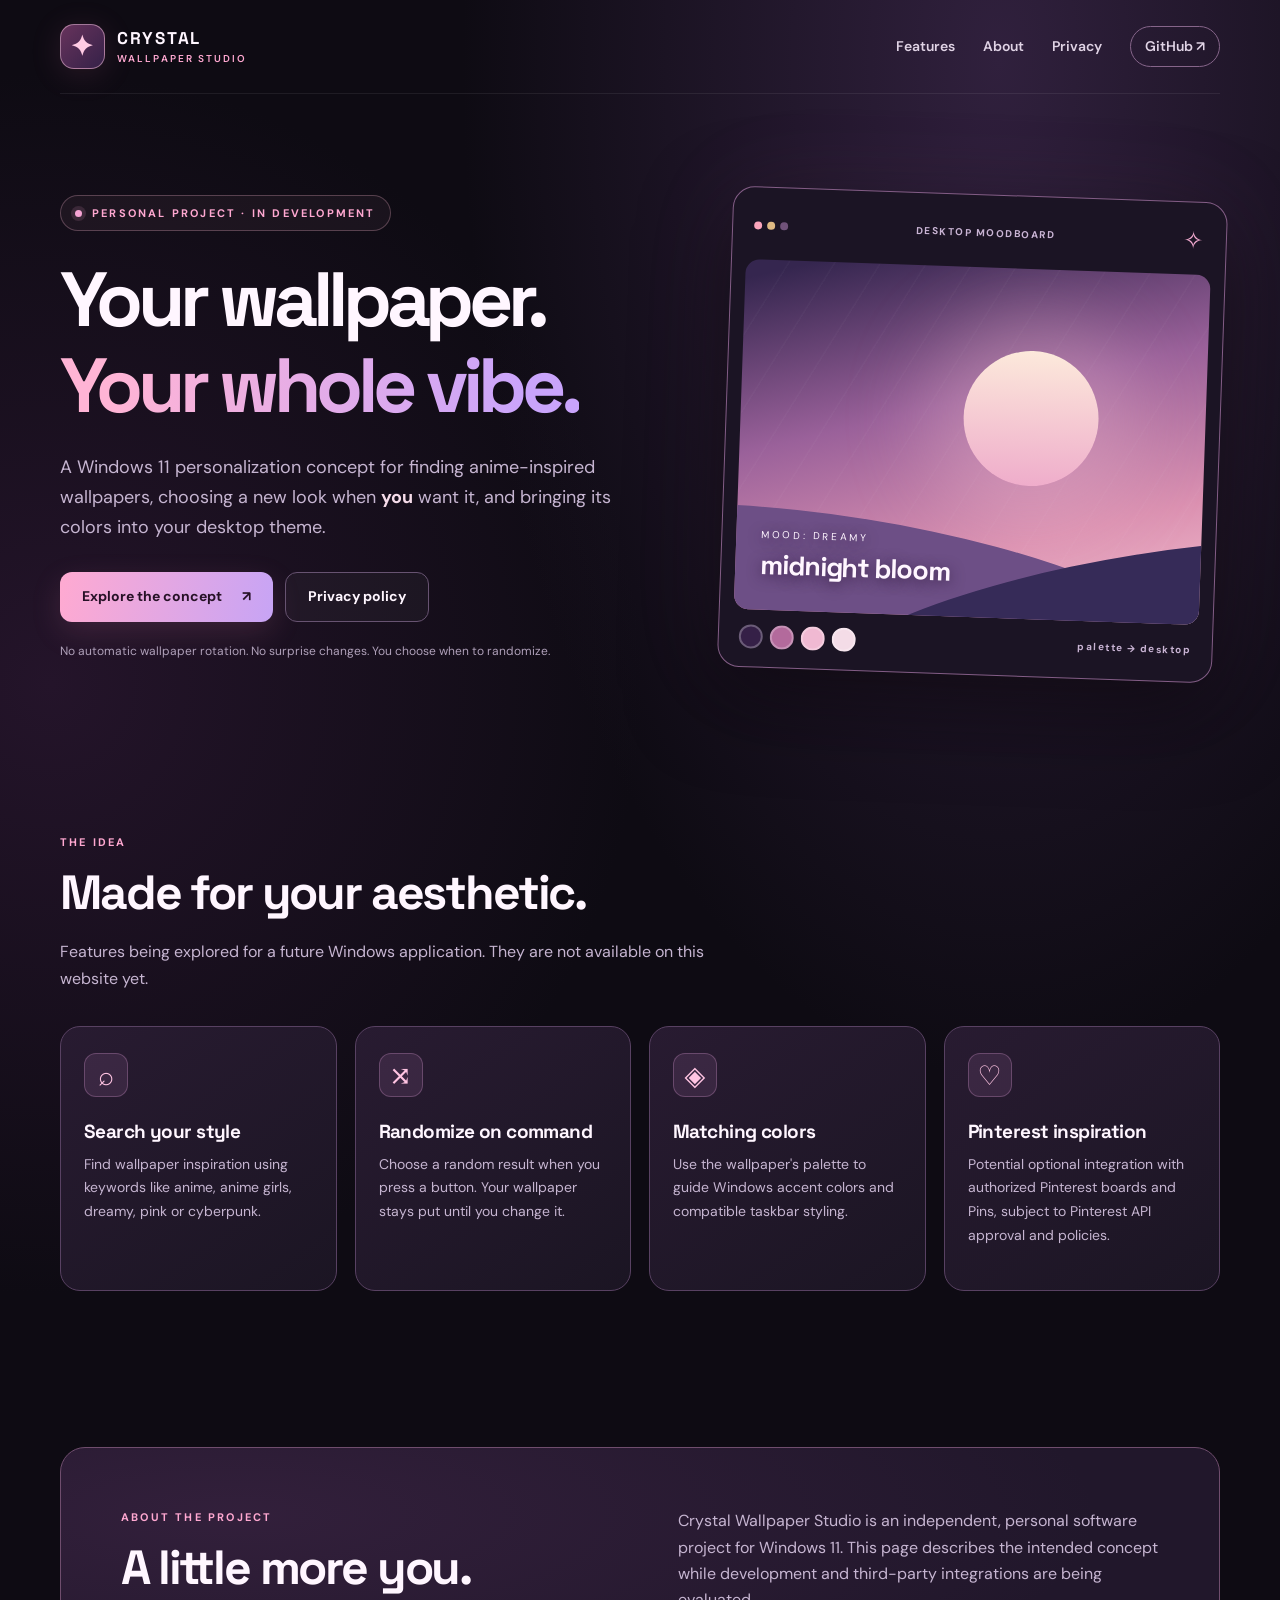
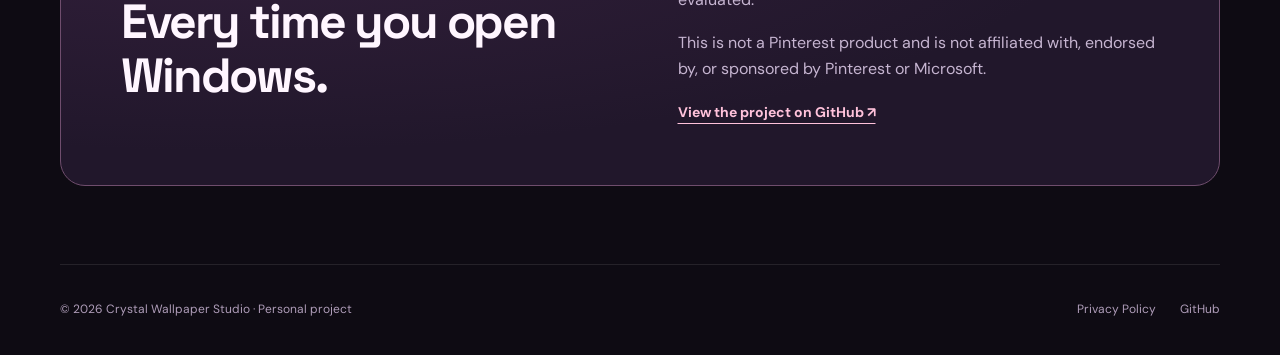
<file: index.html>
<!doctype html>
<html lang="en">
<head>
  <meta charset="utf-8">
  <meta name="viewport" content="width=device-width,initial-scale=1">
  <meta name="theme-color" content="#160b1d">
  <meta name="description" content="Crystal Wallpaper Studio is a personal Windows 11 wallpaper and color-theme project. Explore the concept and read its privacy policy.">
  <title>Crystal Wallpaper Studio — Windows, reimagined</title>
  <link rel="stylesheet" href="style.css">
</head>
<body>
  <a class="skip-link" href="#main">Skip to content</a>
  <div class="site-shell">
    <header class="topbar wrap">
      <a class="brand" href="./" aria-label="Crystal Wallpaper Studio home"><span class="brand-mark" aria-hidden="true">✦</span><span>CRYSTAL<span class="brand-sub">WALLPAPER STUDIO</span></span></a>
      <nav aria-label="Main navigation"><a href="#features">Features</a><a href="#about">About</a><a href="privacy.html">Privacy</a><a class="nav-source" href="https://github.com/y2kbeatzz-dot/Crystal-Wallpaper-Studio" target="_blank" rel="noopener noreferrer">GitHub ↗</a></nav>
    </header>
    <main id="main">
      <section class="hero wrap" aria-labelledby="headline">
        <div class="hero-copy">
          <div class="eyebrow"><span class="status-dot" aria-hidden="true"></span> PERSONAL PROJECT · IN DEVELOPMENT</div>
          <h1 id="headline">Your wallpaper.<br><em>Your whole vibe.</em></h1>
          <p class="lead">A Windows 11 personalization concept for finding anime-inspired wallpapers, choosing a new look when <strong>you</strong> want it, and bringing its colors into your desktop theme.</p>
          <div class="actions"><a class="button primary" href="#features">Explore the concept <span aria-hidden="true">↗</span></a><a class="button secondary" href="privacy.html">Privacy policy</a></div>
          <p class="hero-note">No automatic wallpaper rotation. No surprise changes. You choose when to randomize.</p>
        </div>
        <div class="preview" aria-label="Illustration of a pastel wallpaper and matching desktop color swatches">
          <div class="preview-header"><div class="window-dots" aria-hidden="true"><i></i><i></i><i></i></div><span>DESKTOP MOODBOARD</span><span class="preview-star" aria-hidden="true">✧</span></div>
          <div class="art" aria-hidden="true">
            <div class="sun"></div><div class="hill hill-one"></div><div class="hill hill-two"></div>
            <div class="art-caption"><span>MOOD: DREAMY</span><strong>midnight bloom</strong></div>
          </div>
          <div class="preview-footer"><div class="swatches" aria-label="Sample matching colors"><i style="background:#352047"></i><i style="background:#b36a9c"></i><i style="background:#f0b9d2"></i><i style="background:#f4dce7"></i></div><span>palette → desktop</span></div>
        </div>
      </section>
      <section id="features" class="section wrap" aria-labelledby="features-title">
        <div class="section-head"><p class="kicker">THE IDEA</p><h2 id="features-title">Made for your aesthetic.</h2><p>Features being explored for a future Windows application. They are not available on this website yet.</p></div>
        <div class="grid">
          <article class="card"><span class="card-icon" aria-hidden="true">⌕</span><h3>Search your style</h3><p>Find wallpaper inspiration using keywords like anime, anime girls, dreamy, pink or cyberpunk.</p></article>
          <article class="card"><span class="card-icon" aria-hidden="true">⤨</span><h3>Randomize on command</h3><p>Choose a random result when you press a button. Your wallpaper stays put until you change it.</p></article>
          <article class="card"><span class="card-icon" aria-hidden="true">◈</span><h3>Matching colors</h3><p>Use the wallpaper's palette to guide Windows accent colors and compatible taskbar styling.</p></article>
          <article class="card"><span class="card-icon" aria-hidden="true">♡</span><h3>Pinterest inspiration</h3><p>Potential optional integration with authorized Pinterest boards and Pins, subject to Pinterest API approval and policies.</p></article>
        </div>
      </section>
      <section id="about" class="section wrap" aria-labelledby="about-title">
        <div class="about"><div><p class="kicker">ABOUT THE PROJECT</p><h2 id="about-title">A little more you.<br>Every time you open Windows.</h2></div><div><p>Crystal Wallpaper Studio is an independent, personal software project for Windows 11. This page describes the intended concept while development and third-party integrations are being evaluated.</p><p>This is not a Pinterest product and is not affiliated with, endorsed by, or sponsored by Pinterest or Microsoft.</p><a class="text-link" href="https://github.com/y2kbeatzz-dot/Crystal-Wallpaper-Studio" target="_blank" rel="noopener noreferrer">View the project on GitHub ↗</a></div></div>
      </section>
    </main>
    <footer class="footer wrap"><span>© 2026 Crystal Wallpaper Studio · Personal project</span><div><a href="privacy.html">Privacy Policy</a><a href="https://github.com/y2kbeatzz-dot/Crystal-Wallpaper-Studio" target="_blank" rel="noopener noreferrer">GitHub</a></div></footer>
  </div>
</body>
</html>
</file>
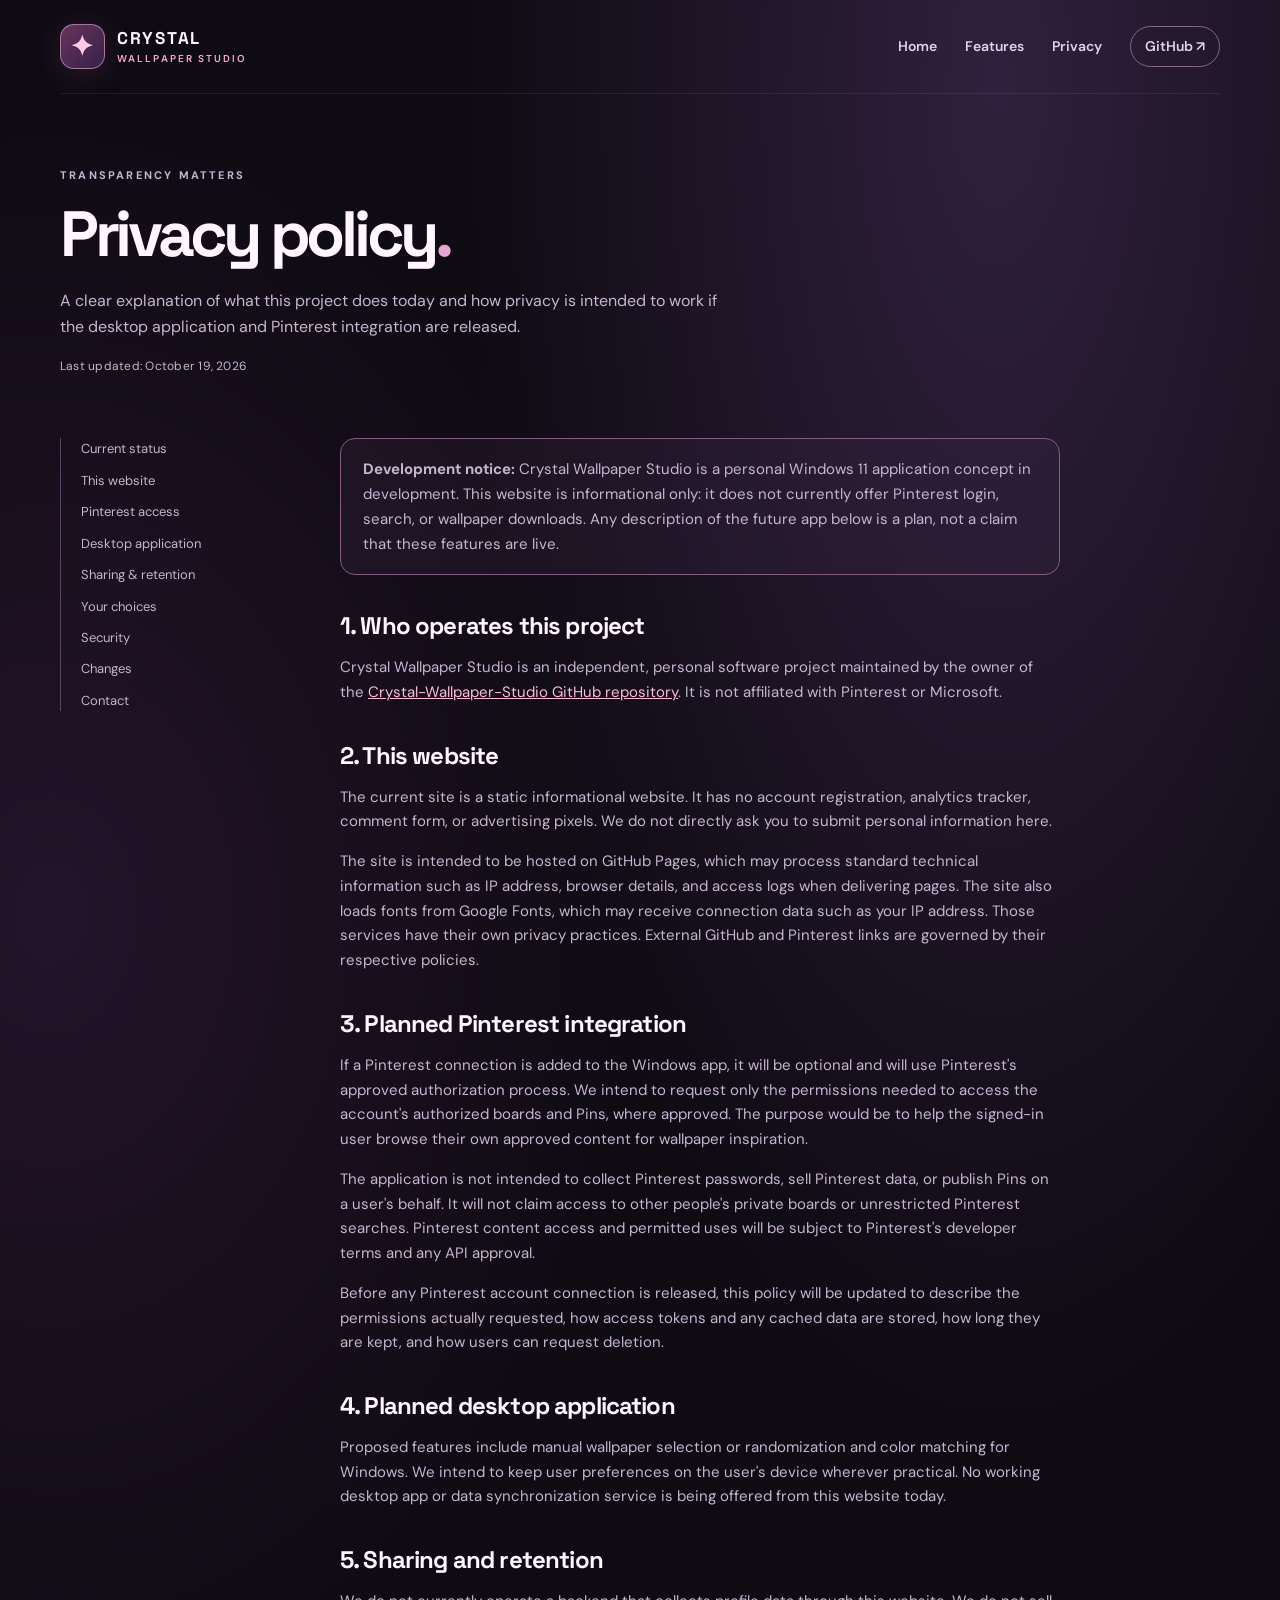
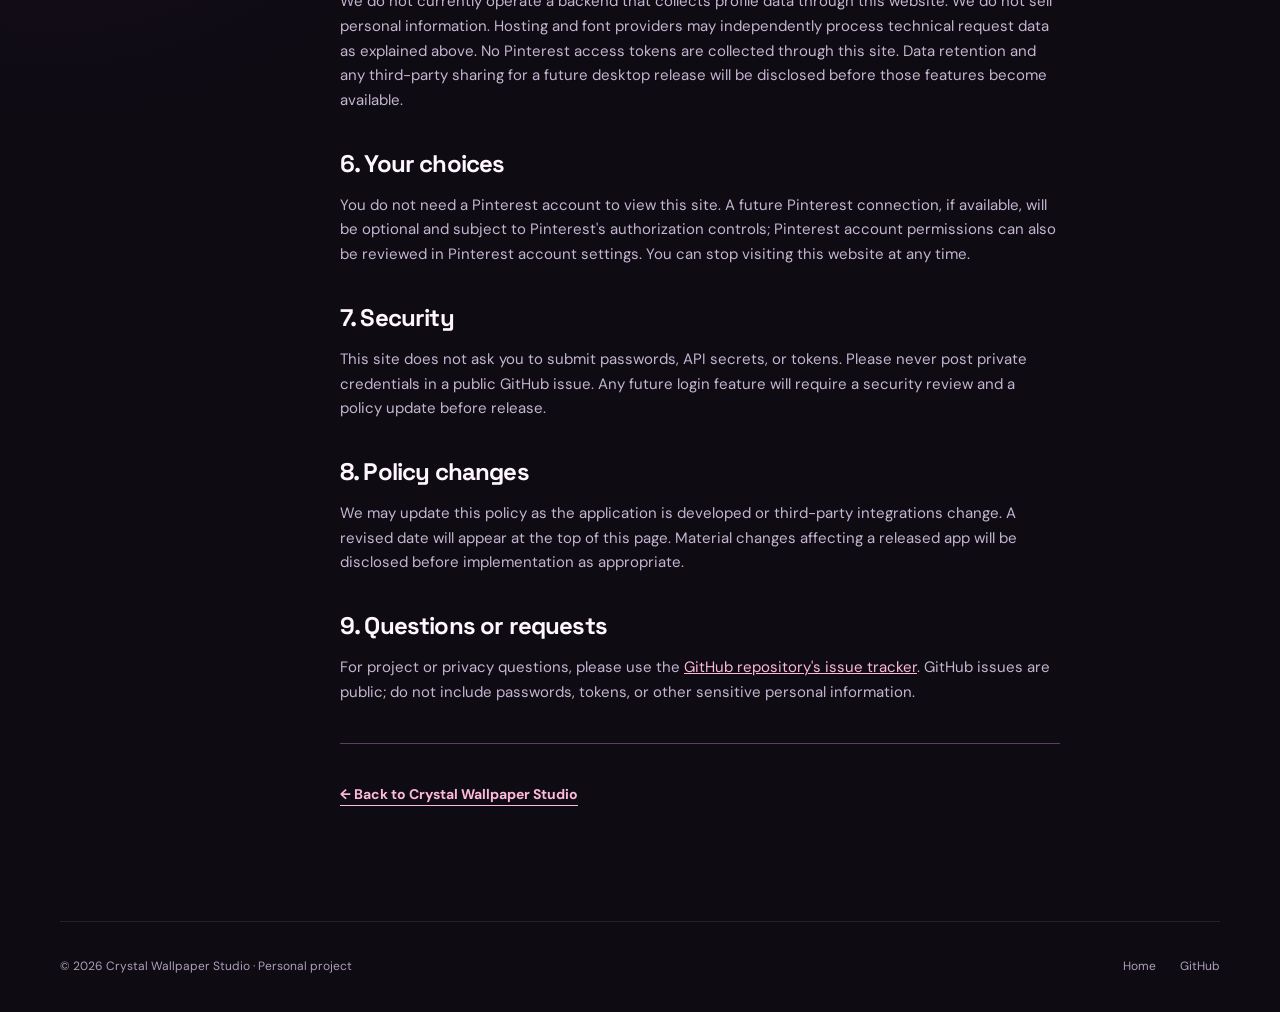
<file: privacy.html>
<!doctype html>
<html lang="en">
<head>
  <meta charset="utf-8">
  <meta name="viewport" content="width=device-width,initial-scale=1">
  <meta name="theme-color" content="#160b1d">
  <meta name="description" content="Privacy policy for Crystal Wallpaper Studio, a personal Windows 11 wallpaper personalization project.">
  <title>Privacy Policy — Crystal Wallpaper Studio</title>
  <link rel="stylesheet" href="style.css">
</head>
<body>
<a class="skip-link" href="#main">Skip to content</a>
<div class="site-shell">
  <header class="topbar wrap">
    <a class="brand" href="./" aria-label="Crystal Wallpaper Studio home"><span class="brand-mark" aria-hidden="true">✦</span><span>CRYSTAL<span class="brand-sub">WALLPAPER STUDIO</span></span></a>
    <nav aria-label="Main navigation"><a href="./">Home</a><a href="./#features">Features</a><a href="privacy.html" aria-current="page">Privacy</a><a class="nav-source" href="https://github.com/y2kbeatzz-dot/Crystal-Wallpaper-Studio" target="_blank" rel="noopener noreferrer">GitHub ↗</a></nav>
  </header>
  <main id="main">
    <section class="policy-hero wrap">
      <p class="kicker">TRANSPARENCY MATTERS</p>
      <h1>Privacy policy<span style="color:#e7a6d2">.</span></h1>
      <p>A clear explanation of what this project does today and how privacy is intended to work if the desktop application and Pinterest integration are released.</p>
      <p class="policy-meta">Last updated: October 19, 2026</p>
    </section>
    <div class="policy-content wrap">
      <nav class="policy-nav" aria-label="Privacy policy sections">
        <a href="#status">Current status</a><a href="#website">This website</a><a href="#pinterest">Pinterest access</a><a href="#desktop">Desktop application</a><a href="#sharing">Sharing &amp; retention</a><a href="#choices">Your choices</a><a href="#security">Security</a><a href="#changes">Changes</a><a href="#contact">Contact</a>
      </nav>
      <article class="policy-body">
        <div class="notice"><p><strong>Development notice:</strong> Crystal Wallpaper Studio is a personal Windows 11 application concept in development. This website is informational only: it does not currently offer Pinterest login, search, or wallpaper downloads. Any description of the future app below is a plan, not a claim that these features are live.</p></div>
        <h2 id="status">1. Who operates this project</h2>
        <p>Crystal Wallpaper Studio is an independent, personal software project maintained by the owner of the <a href="https://github.com/y2kbeatzz-dot/Crystal-Wallpaper-Studio" target="_blank" rel="noopener noreferrer">Crystal-Wallpaper-Studio GitHub repository</a>. It is not affiliated with Pinterest or Microsoft.</p>
        <h2 id="website">2. This website</h2>
        <p>The current site is a static informational website. It has no account registration, analytics tracker, comment form, or advertising pixels. We do not directly ask you to submit personal information here.</p>
        <p>The site is intended to be hosted on GitHub Pages, which may process standard technical information such as IP address, browser details, and access logs when delivering pages. The site also loads fonts from Google Fonts, which may receive connection data such as your IP address. Those services have their own privacy practices. External GitHub and Pinterest links are governed by their respective policies.</p>
        <h2 id="pinterest">3. Planned Pinterest integration</h2>
        <p>If a Pinterest connection is added to the Windows app, it will be optional and will use Pinterest's approved authorization process. We intend to request only the permissions needed to access the account's authorized boards and Pins, where approved. The purpose would be to help the signed-in user browse their own approved content for wallpaper inspiration.</p>
        <p>The application is not intended to collect Pinterest passwords, sell Pinterest data, or publish Pins on a user's behalf. It will not claim access to other people's private boards or unrestricted Pinterest searches. Pinterest content access and permitted uses will be subject to Pinterest's developer terms and any API approval.</p>
        <p>Before any Pinterest account connection is released, this policy will be updated to describe the permissions actually requested, how access tokens and any cached data are stored, how long they are kept, and how users can request deletion.</p>
        <h2 id="desktop">4. Planned desktop application</h2>
        <p>Proposed features include manual wallpaper selection or randomization and color matching for Windows. We intend to keep user preferences on the user's device wherever practical. No working desktop app or data synchronization service is being offered from this website today.</p>
        <h2 id="sharing">5. Sharing and retention</h2>
        <p>We do not currently operate a backend that collects profile data through this website. We do not sell personal information. Hosting and font providers may independently process technical request data as explained above. No Pinterest access tokens are collected through this site. Data retention and any third-party sharing for a future desktop release will be disclosed before those features become available.</p>
        <h2 id="choices">6. Your choices</h2>
        <p>You do not need a Pinterest account to view this site. A future Pinterest connection, if available, will be optional and subject to Pinterest's authorization controls; Pinterest account permissions can also be reviewed in Pinterest account settings. You can stop visiting this website at any time.</p>
        <h2 id="security">7. Security</h2>
        <p>This site does not ask you to submit passwords, API secrets, or tokens. Please never post private credentials in a public GitHub issue. Any future login feature will require a security review and a policy update before release.</p>
        <h2 id="changes">8. Policy changes</h2>
        <p>We may update this policy as the application is developed or third-party integrations change. A revised date will appear at the top of this page. Material changes affecting a released app will be disclosed before implementation as appropriate.</p>
        <h2 id="contact">9. Questions or requests</h2>
        <p>For project or privacy questions, please use the <a href="https://github.com/y2kbeatzz-dot/Crystal-Wallpaper-Studio/issues" target="_blank" rel="noopener noreferrer">GitHub repository's issue tracker</a>. GitHub issues are public; do not include passwords, tokens, or other sensitive personal information.</p>
        <hr>
        <p><a class="text-link" href="./">← Back to Crystal Wallpaper Studio</a></p>
      </article>
    </div>
  </main>
  <footer class="footer wrap"><span>© 2026 Crystal Wallpaper Studio · Personal project</span><div><a href="./">Home</a><a href="https://github.com/y2kbeatzz-dot/Crystal-Wallpaper-Studio" target="_blank" rel="noopener noreferrer">GitHub</a></div></footer>
</div>
</body>
</html>
</file>
<file: style.css>
@import url('https://fonts.googleapis.com/css2?family=DM+Sans:wght@400;500;600;700&family=Space+Grotesk:wght@400;500;600;700&display=swap');
:root{color-scheme:dark;--bg:#0e0b13;--panel:#1c1425;--panel2:#24192f;--line:#41314b;--text:#fff6ff;--muted:#c6b5d1;--pink:#ffa8d1;--rose:#e779af;--lav:#c7a1f9;--radius:22px}
*{box-sizing:border-box}html{scroll-behavior:smooth}body{margin:0;font-family:"DM Sans",system-ui,sans-serif;background:radial-gradient(ellipse at 78% 3%,#30203d 0,transparent 38%),radial-gradient(ellipse at 4% 35%,#24142a 0,transparent 34%),var(--bg);color:var(--text);min-height:100vh;line-height:1.65}a{color:inherit}a:focus-visible{outline:2px solid var(--pink);outline-offset:4px;border-radius:5px}.wrap{width:min(1160px,calc(100% - 48px));margin-inline:auto}.skip-link{position:absolute;top:-70px;left:20px;background:white;color:black;padding:8px 12px;z-index:10}.skip-link:focus{top:10px}.site-shell{overflow:hidden}.topbar{height:94px;display:flex;align-items:center;justify-content:space-between;gap:25px;border-bottom:1px solid #ffffff12}.brand{text-decoration:none;display:flex;align-items:center;gap:12px;font-family:"Space Grotesk",sans-serif;font-weight:700;letter-spacing:.10em;font-size:17px;line-height:1.2}.brand-mark{display:grid;place-items:center;flex:none;width:45px;height:45px;border:1px solid #f5c0dc88;border-radius:14px;background:linear-gradient(135deg,#67335c,#352148);color:#ffcbe4;font-size:28px;box-shadow:0 5px 32px #e87aaf22}.brand-sub{display:block;font-family:"DM Sans",sans-serif;font-size:10px;letter-spacing:.21em;font-weight:600;color:var(--pink);margin-top:4px}.topbar nav{display:flex;align-items:center;gap:28px;font-size:14px;font-weight:600}.topbar nav a{text-decoration:none;color:#e0d3e5;transition:color .2s}.topbar nav a:hover,.footer a:hover,.text-link:hover{color:var(--pink)}.topbar nav .nav-source{border:1px solid #86658a;padding:8px 14px;border-radius:30px}.hero{display:grid;grid-template-columns:1.1fr .9fr;gap:60px;align-items:center;min-height:615px;padding-block:100px 80px}.eyebrow,.kicker{font-size:11px;font-weight:700;letter-spacing:.2em;color:var(--pink)}.eyebrow{display:inline-flex;align-items:center;gap:10px;padding:8px 14px;border:1px solid #ffbad744;border-radius:100px;background:#ffb8d80c}.status-dot{width:7px;height:7px;border-radius:50%;background:#f6a3d4;box-shadow:0 0 0 4px #f6a3d422}h1,h2,h3{font-family:"Space Grotesk",sans-serif;line-height:1.12}h1{font-size:clamp(52px,6vw,83px);letter-spacing:-.067em;margin:25px 0 25px;font-weight:700}h1 em{font-style:normal;background:linear-gradient(90deg,#ffb4d5 10%,#c9a4fb 90%);color:transparent;background-clip:text}.lead{font-size:18px;max-width:560px;color:var(--muted);margin-bottom:30px}.lead strong{color:#f6dcea}.actions{display:flex;flex-wrap:wrap;gap:12px}.button{text-decoration:none;font-weight:700;font-size:14px;border-radius:12px;padding:12px 22px;transition:transform .15s,box-shadow .15s;display:inline-flex;gap:20px;align-items:center}.button:hover{transform:translateY(-2px)}.primary{color:#261126;background:linear-gradient(100deg,#ffaad1,#c7a4f5);box-shadow:0 10px 30px #e780aa25}.secondary{border:1px solid #675371;background:#ffffff08}.hero-note{font-size:12px;color:#afa0b9;margin-top:20px}.preview{border:1px solid #835d86;border-radius:22px;background:#1b1424;padding:14px;box-shadow:0 28px 85px #0008,0 0 100px #cb77cf14;transform:rotate(2deg)}.preview-header,.preview-footer{display:flex;justify-content:space-between;align-items:center;gap:12px;color:#c9b4d4;font-size:10px;letter-spacing:.15em;padding:4px 7px 14px;font-weight:700}.preview-star{font-size:24px;color:#f4abd1}.window-dots{display:flex;gap:5px}.window-dots i{width:8px;height:8px;border-radius:50%;background:#705279}.window-dots i:first-child{background:#fba5bc}.window-dots i:nth-child(2){background:#dfba83}.art{height:350px;border-radius:14px;overflow:hidden;position:relative;background:linear-gradient(165deg,#35264f 4%,#9a619a 41%,#db91b1 74%,#f5c2d1 100%)}.art:before{content:"";position:absolute;inset:0;background:repeating-linear-gradient(120deg,transparent 0 37px,#ffffff06 38px 39px);pointer-events:none}.sun{position:absolute;top:82px;left:48%;width:135px;height:135px;border-radius:50%;background:linear-gradient(#fce9db,#efadcb);box-shadow:0 0 80px 40px #ffd0da45}.hill{position:absolute;bottom:-85px;width:150%;height:180px;border-radius:50% 50% 0 0}.hill-one{background:#6d4f86;left:-50%;transform:rotate(7deg)}.hill-two{background:#362b58;left:15%;bottom:-110px;transform:rotate(-11deg)}.art-caption{position:absolute;bottom:22px;left:25px;display:flex;flex-direction:column;text-shadow:0 3px 14px #2b1637bb}.art-caption span{font-size:10px;letter-spacing:.26em}.art-caption strong{font-family:"Space Grotesk";font-size:27px;letter-spacing:-.04em}.preview-footer{padding:15px 6px 4px}.swatches{display:flex;gap:7px}.swatches i{display:block;width:24px;height:24px;border-radius:50%;border:2px solid #fff4}.section{padding-block:78px}.section-head{max-width:650px}.kicker{margin:0 0 15px}h2{font-size:clamp(34px,4vw,48px);letter-spacing:-.045em;margin:0 0 20px}.section-head>p:last-child{color:var(--muted);margin:0 0 34px}.grid{display:grid;grid-template-columns:repeat(4,1fr);gap:18px}.card{border:1px solid #584162;background:linear-gradient(145deg,#281b31,#1b1523);border-radius:20px;padding:26px 23px 32px;min-height:265px}.card-icon{display:grid;place-items:center;width:44px;height:44px;border-radius:12px;background:#b577ba24;border:1px solid #c88fc354;color:#ffc4e2;font-size:27px}.card h3{font-size:19px;letter-spacing:-.03em;margin:24px 0 10px}.card p{color:var(--muted);font-size:14px;line-height:1.7;margin:0}.about{display:grid;grid-template-columns:1fr 1fr;gap:75px;border:1px solid #6f4d6d;border-radius:25px;background:radial-gradient(ellipse at 15% 20%,#55305b55,transparent 62%),#21172b;padding:60px}.about p{color:var(--muted);margin-top:0}.about .kicker{color:var(--pink)}.text-link{text-underline-offset:6px;color:#ffc2db;font-size:14px;font-weight:700}.footer{border-top:1px solid #ffffff18;display:flex;justify-content:space-between;gap:20px;padding-block:35px;color:#af9db9;font-size:12px}.footer div{display:flex;gap:24px}.footer a{text-decoration:none}.policy-hero{padding-block:72px 25px}.policy-hero h1{font-size:clamp(44px,5vw,66px);margin:12px 0 17px}.policy-hero p{max-width:660px;color:var(--muted)}.policy-meta{font-size:12px;letter-spacing:.02em}.policy-content{display:grid;grid-template-columns:210px minmax(0,720px);gap:70px;padding-block:25px 100px}.policy-nav{position:sticky;top:22px;align-self:start;display:flex;flex-direction:column;gap:10px;border-left:1px solid #574362;padding-left:20px}.policy-nav a{font-size:13px;text-decoration:none;color:#c5b4cd}.policy-nav a:hover{color:var(--pink)}.policy-body h2{font-size:24px;margin:38px 0 12px;letter-spacing:-.035em;scroll-margin-top:30px}.policy-body h2:first-child{margin-top:0}.policy-body p,.policy-body li{color:var(--muted);font-size:15px}.policy-body ul{padding-left:20px}.policy-body a{color:#ffb9da}.notice{border:1px solid #865b82;background:#3e274444;border-radius:15px;padding:18px 22px;margin-bottom:22px}.notice p{margin:0}.policy-body hr{border:0;border-top:1px solid #584162;margin-block:38px}
@media(max-width:970px){.hero{grid-template-columns:1fr;gap:45px;padding-top:65px}.preview{max-width:600px;width:100%;transform:none;margin:auto}.grid{grid-template-columns:repeat(2,1fr)}.policy-content{gap:35px;grid-template-columns:170px minmax(0,1fr)}}
@media(max-width:660px){.wrap{width:min(100% - 30px,1160px)}.topbar{height:auto;padding-block:18px;align-items:flex-start;flex-direction:column}.topbar nav{flex-wrap:wrap;gap:13px 20px;font-size:13px}.hero{padding-block:60px 45px}.lead{font-size:16px}h1{font-size:clamp(48px,11vw,65px)}.art{height:290px}.section{padding-block:45px}.grid{grid-template-columns:1fr}.card{min-height:unset}.about{grid-template-columns:1fr;padding:30px;gap:10px}.footer{flex-direction:column}.policy-content{display:block;padding-bottom:70px}.policy-nav{position:static;flex-direction:row;flex-wrap:wrap;border:0;border-bottom:1px solid #574362;padding:0 0 18px;margin-bottom:35px}.policy-hero{padding-block:55px 10px}}@media(prefers-reduced-motion:reduce){html{scroll-behavior:auto}.button{transition:none}.button:hover{transform:none}}
</file>
